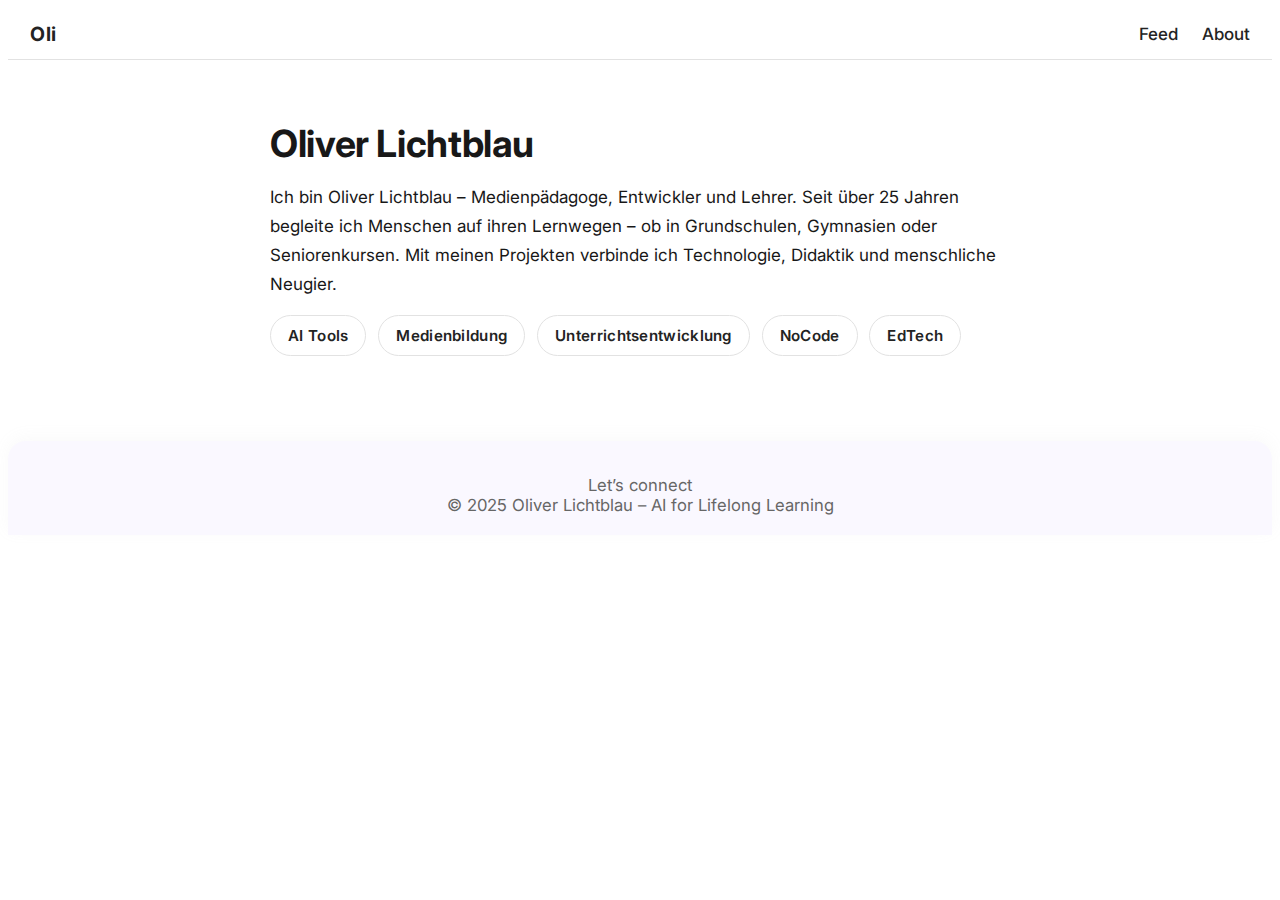
<file: about.html>
<!DOCTYPE html>
<html lang="de">
<head>
  <meta charset="UTF-8" />
  <meta name="viewport" content="width=device-width, initial-scale=1.0" />
  <title>About – Oli</title>
  <link rel="stylesheet" href="/style.css" />
  <link href="https://fonts.googleapis.com/css2?family=Inter:wght@400;600;700&display=swap" rel="stylesheet">
</head>
<body>
  <nav class="nav">
    <a href="index.html" class="logo">Oli</a>
    <div class="nav-links">
      <a href="feed.html">Feed</a>
      <a href="about.html">About</a>
    </div>
  </nav>
  <main>
    <section class="about">
      <div class="about-photo placeholder"></div>
      <div class="about-bio">
        <h1>Oliver Lichtblau</h1>
        <p>Ich bin Oliver Lichtblau – Medienpädagoge, Entwickler und Lehrer. Seit über 25 Jahren begleite ich Menschen auf ihren Lernwegen – ob in Grundschulen, Gymnasien oder Seniorenkursen. Mit meinen Projekten verbinde ich Technologie, Didaktik und menschliche Neugier.</p>
        <ul class="skills">
          <li>AI Tools</li>
          <li>Medienbildung</li>
          <li>Unterrichtsentwicklung</li>
          <li>NoCode</li>
          <li>EdTech</li>
        </ul>
      </div>
    </section>
  </main>
  <footer>
    <div class="footer-links">Let’s connect
      <a href="#" class="icon linkedin" aria-label="LinkedIn"></a>
      <a href="#" class="icon github" aria-label="GitHub"></a>
      <a href="mailto:oli@example.com" class="icon mail" aria-label="Mail"></a>
    </div>
    <div class="copyright">© 2025 Oliver Lichtblau – AI for Lifelong Learning</div>
  </footer>
  <script src="/main.js"></script>
</body>
</html>
</file>
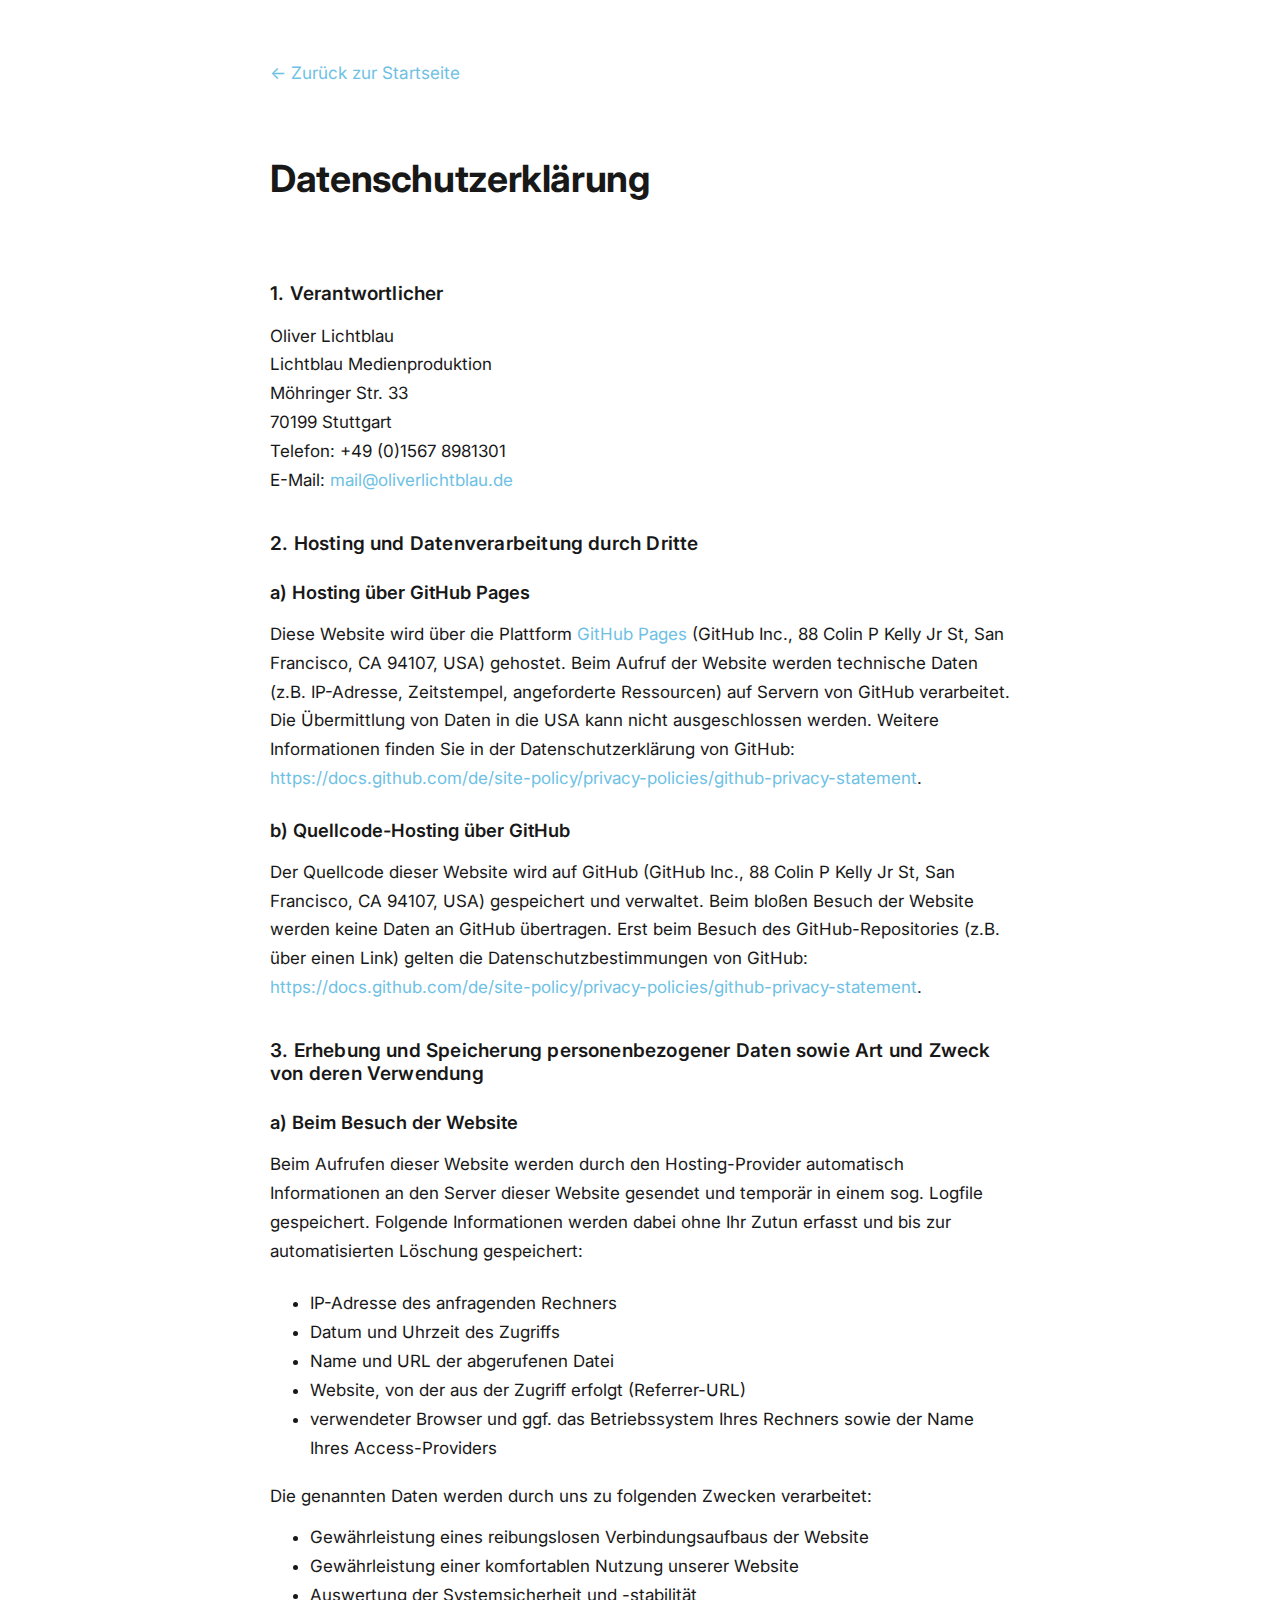
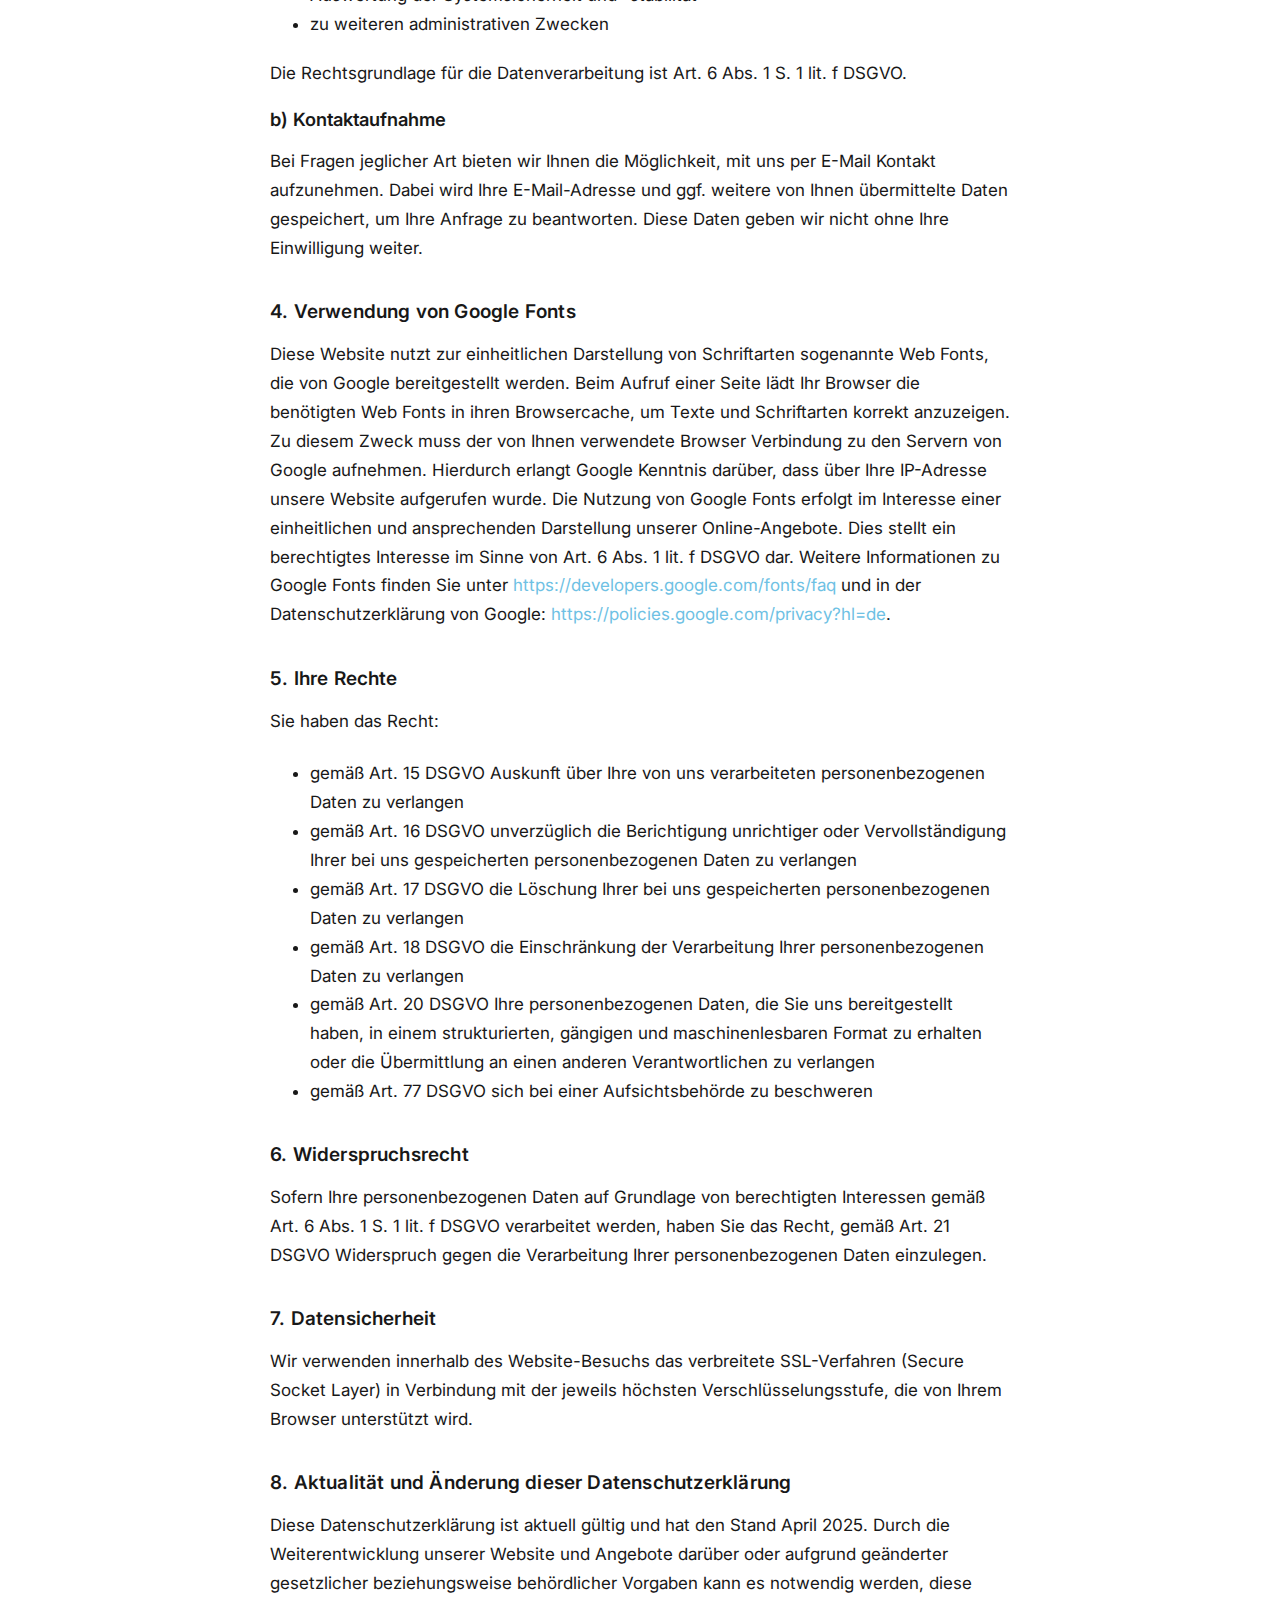
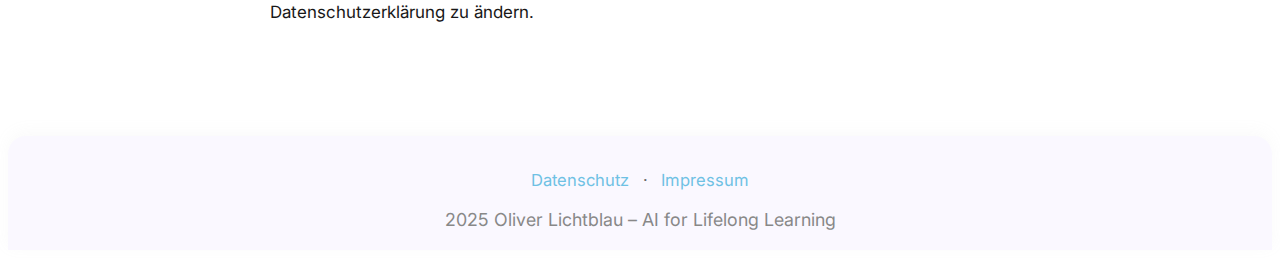
<file: datenschutz.html>
<!DOCTYPE html>
<html lang="de">
<head>
  <meta charset="UTF-8" />
  <meta name="viewport" content="width=device-width, initial-scale=1.0" />
  <title>Datenschutzerklärung – Oliver Lichtblau</title>
  <link rel="stylesheet" href="style.css" />
  <link href="https://fonts.googleapis.com/css2?family=Inter:wght@400;600;700&display=swap" rel="stylesheet">
</head>
<body>
  <main class="datenschutz-main">
    <a href="index.html" class="back-to-home">← Zurück zur Startseite</a>
    <h1>Datenschutzerklärung</h1>
    <section class="datenschutz-section">
      <h2>1. Verantwortlicher</h2>
      <p>
        Oliver Lichtblau<br>
        Lichtblau Medienproduktion<br>
        Möhringer Str. 33<br>
        70199 Stuttgart<br>
        Telefon: +49 (0)1567 8981301<br>
        E-Mail: <a href="mailto:mail@oliverlichtblau.de">mail@oliverlichtblau.de</a>
      </p>
      <h2>2. Hosting und Datenverarbeitung durch Dritte</h2>
      <h3>a) Hosting über GitHub Pages</h3>
      <p>
        Diese Website wird über die Plattform <a href="https://pages.github.com/" target="_blank" rel="noopener">GitHub Pages</a> (GitHub Inc., 88 Colin P Kelly Jr St, San Francisco, CA 94107, USA) gehostet. Beim Aufruf der Website werden technische Daten (z.B. IP-Adresse, Zeitstempel, angeforderte Ressourcen) auf Servern von GitHub verarbeitet. Die Übermittlung von Daten in die USA kann nicht ausgeschlossen werden. Weitere Informationen finden Sie in der Datenschutzerklärung von GitHub: <a href="https://docs.github.com/de/site-policy/privacy-policies/github-privacy-statement" target="_blank" rel="noopener">https://docs.github.com/de/site-policy/privacy-policies/github-privacy-statement</a>.
      </p>
      <h3>b) Quellcode-Hosting über GitHub</h3>
      <p>
        Der Quellcode dieser Website wird auf GitHub (GitHub Inc., 88 Colin P Kelly Jr St, San Francisco, CA 94107, USA) gespeichert und verwaltet. Beim bloßen Besuch der Website werden keine Daten an GitHub übertragen. Erst beim Besuch des GitHub-Repositories (z.B. über einen Link) gelten die Datenschutzbestimmungen von GitHub: <a href="https://docs.github.com/de/site-policy/privacy-policies/github-privacy-statement" target="_blank" rel="noopener">https://docs.github.com/de/site-policy/privacy-policies/github-privacy-statement</a>.
      </p>
      <h2>3. Erhebung und Speicherung personenbezogener Daten sowie Art und Zweck von deren Verwendung</h2>
      <h3>a) Beim Besuch der Website</h3>
      <p>
        Beim Aufrufen dieser Website werden durch den Hosting-Provider automatisch Informationen an den Server dieser Website gesendet und temporär in einem sog. Logfile gespeichert. Folgende Informationen werden dabei ohne Ihr Zutun erfasst und bis zur automatisierten Löschung gespeichert:
        <ul>
          <li>IP-Adresse des anfragenden Rechners</li>
          <li>Datum und Uhrzeit des Zugriffs</li>
          <li>Name und URL der abgerufenen Datei</li>
          <li>Website, von der aus der Zugriff erfolgt (Referrer-URL)</li>
          <li>verwendeter Browser und ggf. das Betriebssystem Ihres Rechners sowie der Name Ihres Access-Providers</li>
        </ul>
        Die genannten Daten werden durch uns zu folgenden Zwecken verarbeitet:
        <ul>
          <li>Gewährleistung eines reibungslosen Verbindungsaufbaus der Website</li>
          <li>Gewährleistung einer komfortablen Nutzung unserer Website</li>
          <li>Auswertung der Systemsicherheit und -stabilität</li>
          <li>zu weiteren administrativen Zwecken</li>
        </ul>
        Die Rechtsgrundlage für die Datenverarbeitung ist Art. 6 Abs. 1 S. 1 lit. f DSGVO.
      </p>
      <h3>b) Kontaktaufnahme</h3>
      <p>
        Bei Fragen jeglicher Art bieten wir Ihnen die Möglichkeit, mit uns per E-Mail Kontakt aufzunehmen. Dabei wird Ihre E-Mail-Adresse und ggf. weitere von Ihnen übermittelte Daten gespeichert, um Ihre Anfrage zu beantworten. Diese Daten geben wir nicht ohne Ihre Einwilligung weiter.
      </p>
      <h2>4. Verwendung von Google Fonts</h2>
      <p>
        Diese Website nutzt zur einheitlichen Darstellung von Schriftarten sogenannte Web Fonts, die von Google bereitgestellt werden. Beim Aufruf einer Seite lädt Ihr Browser die benötigten Web Fonts in ihren Browsercache, um Texte und Schriftarten korrekt anzuzeigen. Zu diesem Zweck muss der von Ihnen verwendete Browser Verbindung zu den Servern von Google aufnehmen. Hierdurch erlangt Google Kenntnis darüber, dass über Ihre IP-Adresse unsere Website aufgerufen wurde. Die Nutzung von Google Fonts erfolgt im Interesse einer einheitlichen und ansprechenden Darstellung unserer Online-Angebote. Dies stellt ein berechtigtes Interesse im Sinne von Art. 6 Abs. 1 lit. f DSGVO dar. Weitere Informationen zu Google Fonts finden Sie unter <a href="https://developers.google.com/fonts/faq" target="_blank" rel="noopener">https://developers.google.com/fonts/faq</a> und in der Datenschutzerklärung von Google: <a href="https://policies.google.com/privacy?hl=de" target="_blank" rel="noopener">https://policies.google.com/privacy?hl=de</a>.
      </p>
      <h2>5. Ihre Rechte</h2>
      <p>
        Sie haben das Recht:
        <ul>
          <li>gemäß Art. 15 DSGVO Auskunft über Ihre von uns verarbeiteten personenbezogenen Daten zu verlangen</li>
          <li>gemäß Art. 16 DSGVO unverzüglich die Berichtigung unrichtiger oder Vervollständigung Ihrer bei uns gespeicherten personenbezogenen Daten zu verlangen</li>
          <li>gemäß Art. 17 DSGVO die Löschung Ihrer bei uns gespeicherten personenbezogenen Daten zu verlangen</li>
          <li>gemäß Art. 18 DSGVO die Einschränkung der Verarbeitung Ihrer personenbezogenen Daten zu verlangen</li>
          <li>gemäß Art. 20 DSGVO Ihre personenbezogenen Daten, die Sie uns bereitgestellt haben, in einem strukturierten, gängigen und maschinenlesbaren Format zu erhalten oder die Übermittlung an einen anderen Verantwortlichen zu verlangen</li>
          <li>gemäß Art. 77 DSGVO sich bei einer Aufsichtsbehörde zu beschweren</li>
        </ul>
      </p>
      <h2>6. Widerspruchsrecht</h2>
      <p>
        Sofern Ihre personenbezogenen Daten auf Grundlage von berechtigten Interessen gemäß Art. 6 Abs. 1 S. 1 lit. f DSGVO verarbeitet werden, haben Sie das Recht, gemäß Art. 21 DSGVO Widerspruch gegen die Verarbeitung Ihrer personenbezogenen Daten einzulegen.
      </p>
      <h2>7. Datensicherheit</h2>
      <p>
        Wir verwenden innerhalb des Website-Besuchs das verbreitete SSL-Verfahren (Secure Socket Layer) in Verbindung mit der jeweils höchsten Verschlüsselungsstufe, die von Ihrem Browser unterstützt wird.
      </p>
      <h2>8. Aktualität und Änderung dieser Datenschutzerklärung</h2>
      <p>
        Diese Datenschutzerklärung ist aktuell gültig und hat den Stand April 2025. Durch die Weiterentwicklung unserer Website und Angebote darüber oder aufgrund geänderter gesetzlicher beziehungsweise behördlicher Vorgaben kann es notwendig werden, diese Datenschutzerklärung zu ändern.
      </p>
    </section>
  </main>
  <footer>
    <nav class="footer-nav">
      <a href="datenschutz.html" class="footer-link">Datenschutz</a>
      <span class="footer-sep">·</span>
      <a href="impressum.html" class="footer-link">Impressum</a>
    </nav>
    <div class="footer-copyright">
      2025 Oliver Lichtblau – AI for Lifelong Learning
    </div>
  </footer>
</body>
</html>
</file>
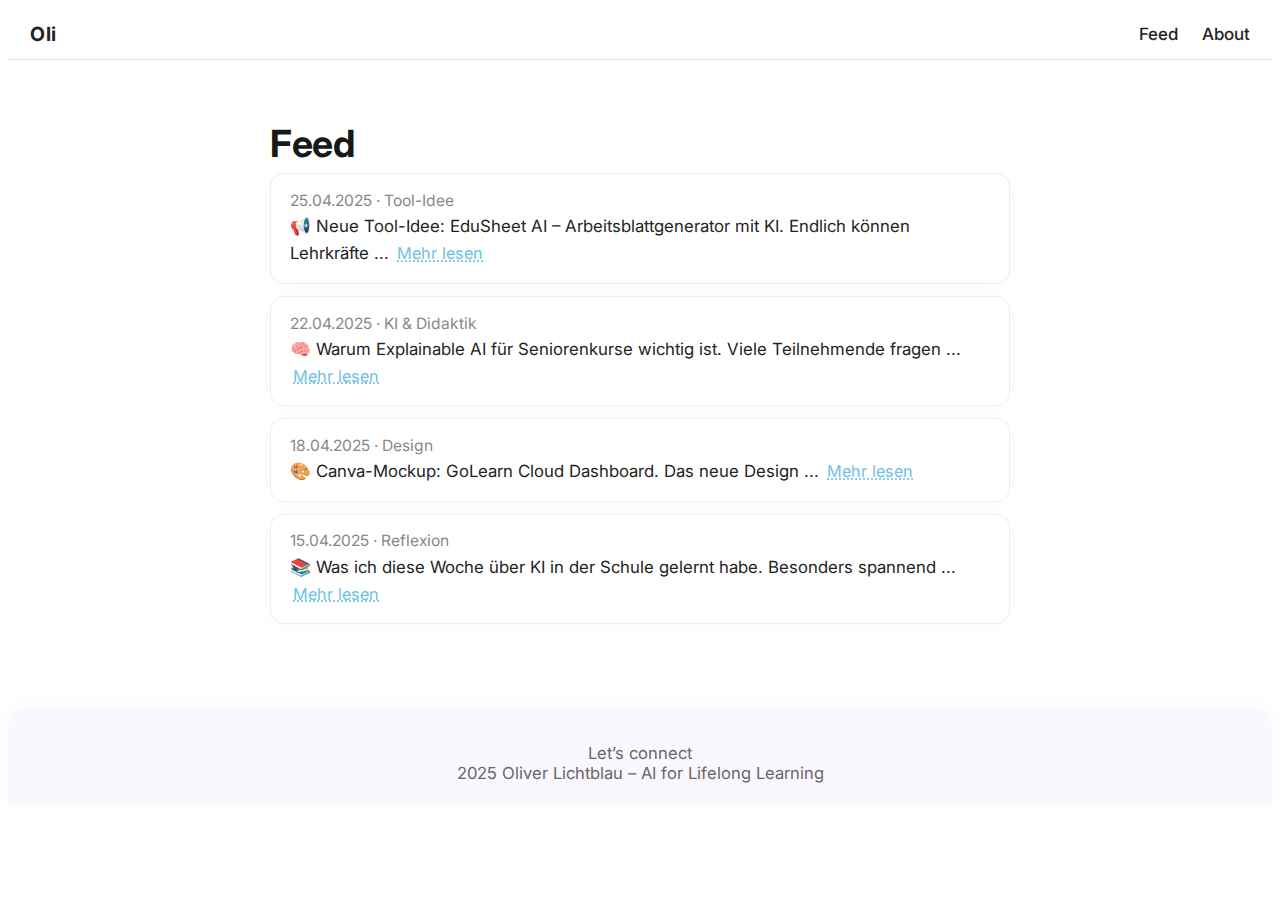
<file: feed.html>
<!DOCTYPE html>
<html lang="de">
<head>
  <meta charset="UTF-8" />
  <meta name="viewport" content="width=device-width, initial-scale=1.0" />
  <title>Feed – Oli</title>
  <link rel="stylesheet" href="/style.css" />
  <link href="https://fonts.googleapis.com/css2?family=Inter:wght@400;600;700&display=swap" rel="stylesheet">
</head>
<body>
  <nav class="nav">
    <a href="index.html" class="logo">Oli</a>
    <div class="nav-links">
      <a href="feed.html">Feed</a>
      <a href="about.html">About</a>
    </div>
  </nav>
  <main>
    <section class="feed">
      <h1>Feed</h1>
      <div class="feed-list">
        <div class="feed-card" data-feed-id="1">
          <div class="feed-meta"><span class="feed-date">25.04.2025</span> · <span class="feed-cat">Tool-Idee</span></div>
          <div class="feed-content">📢 Neue Tool-Idee: EduSheet AI – Arbeitsblattgenerator mit KI. Endlich können Lehrkräfte ... <span class="feed-readmore">Mehr lesen</span></div>
        </div>
        <div class="feed-card" data-feed-id="2">
          <div class="feed-meta"><span class="feed-date">22.04.2025</span> · <span class="feed-cat">KI & Didaktik</span></div>
          <div class="feed-content">🧠 Warum Explainable AI für Seniorenkurse wichtig ist. Viele Teilnehmende fragen ... <span class="feed-readmore">Mehr lesen</span></div>
        </div>
        <div class="feed-card" data-feed-id="3">
          <div class="feed-meta"><span class="feed-date">18.04.2025</span> · <span class="feed-cat">Design</span></div>
          <div class="feed-content">🎨 Canva-Mockup: GoLearn Cloud Dashboard. Das neue Design ... <span class="feed-readmore">Mehr lesen</span></div>
        </div>
        <div class="feed-card" data-feed-id="4">
          <div class="feed-meta"><span class="feed-date">15.04.2025</span> · <span class="feed-cat">Reflexion</span></div>
          <div class="feed-content">📚 Was ich diese Woche über KI in der Schule gelernt habe. Besonders spannend ... <span class="feed-readmore">Mehr lesen</span></div>
        </div>
      </div>
      <div id="feed-modal" class="feed-modal">
        <div class="feed-modal-content">
          <span class="feed-modal-close" id="feed-modal-close">&times;</span>
          <div id="feed-modal-body"></div>
        </div>
      </div>
    </section>
  </main>
  <footer>
    <div class="footer-links">Let’s connect
      <a href="#" class="icon linkedin" aria-label="LinkedIn"></a>
      <a href="#" class="icon github" aria-label="GitHub"></a>
      <a href="mailto:oli@example.com" class="icon mail" aria-label="Mail"></a>
    </div>
    <div class="copyright"> 2025 Oliver Lichtblau – AI for Lifelong Learning</div>
  </footer>
  <script src="/main.js"></script>
  <script src="/feed-modal.js"></script>
</body>
</html>
</file>
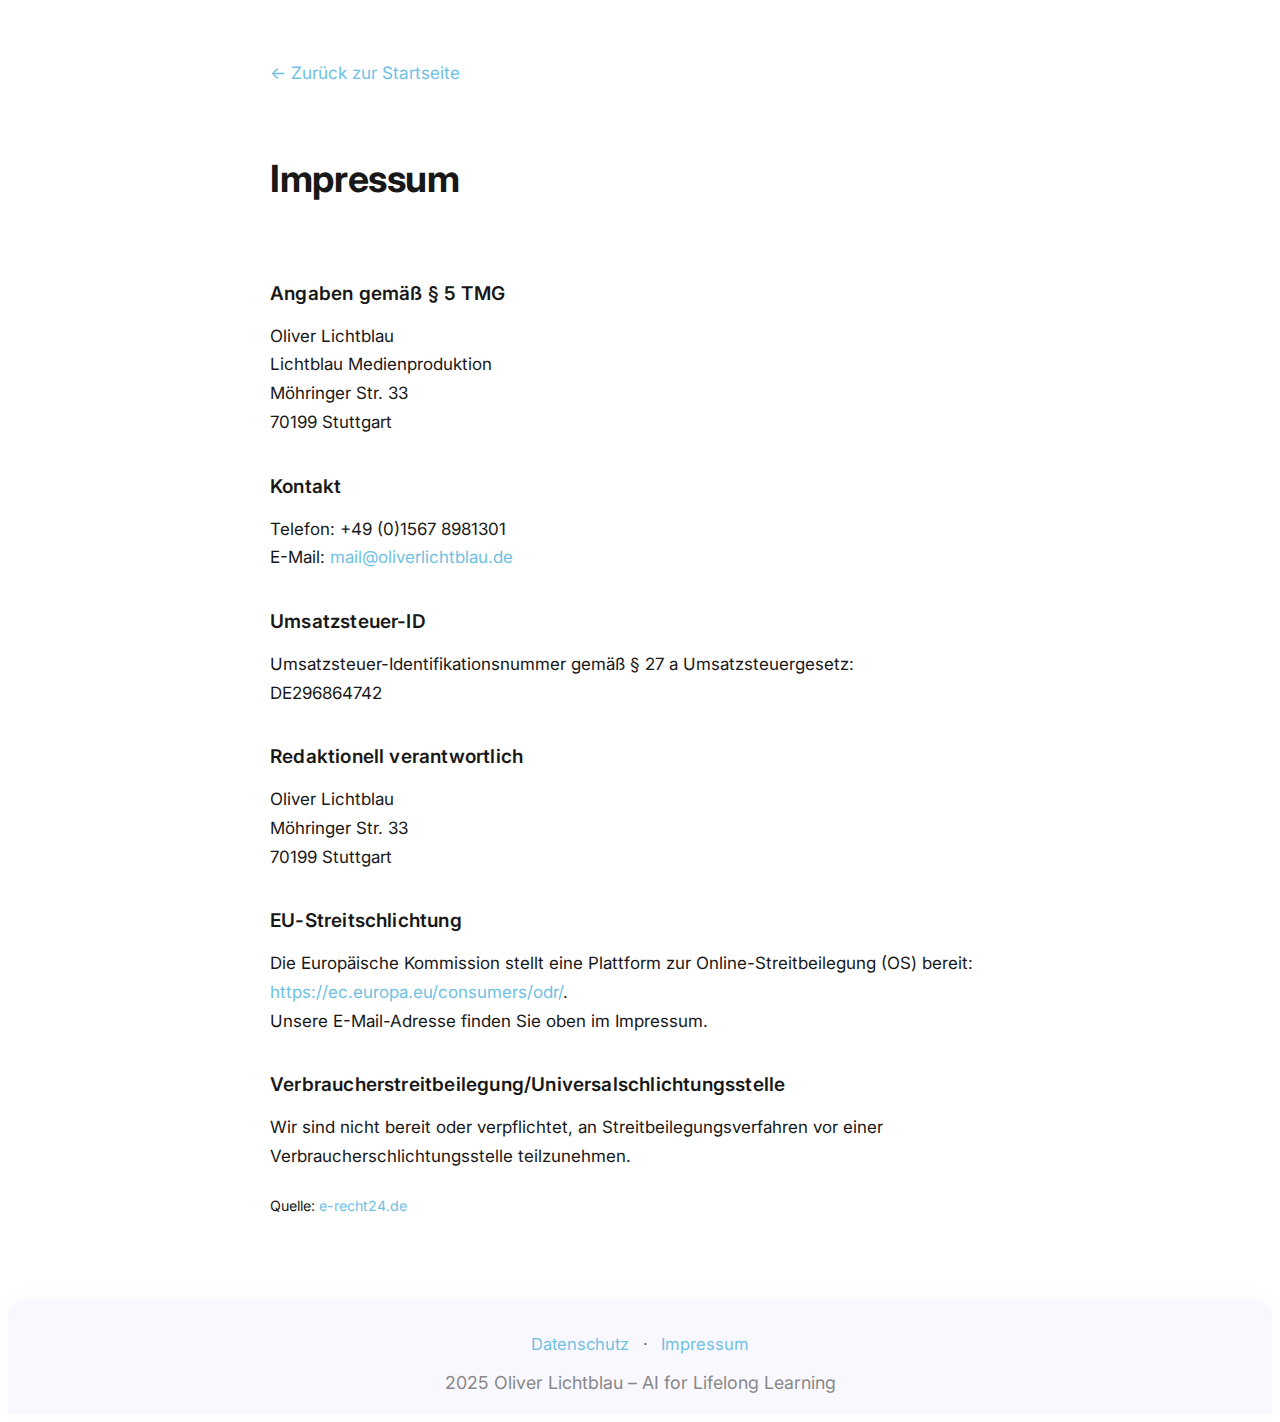
<file: impressum.html>
<!DOCTYPE html>
<html lang="de">
<head>
  <meta charset="UTF-8" />
  <meta name="viewport" content="width=device-width, initial-scale=1.0" />
  <title>Impressum – Oliver Lichtblau</title>
  <link rel="stylesheet" href="/style.css" />
  <link href="https://fonts.googleapis.com/css2?family=Inter:wght@400;600;700&display=swap" rel="stylesheet">
</head>
<body>
  <main class="impressum-main">
    <a href="index.html" class="back-to-home">← Zurück zur Startseite</a>
    <h1>Impressum</h1>
    <section class="impressum-section">
      <h2>Angaben gemäß § 5 TMG</h2>
      <p>
        Oliver Lichtblau<br>
        Lichtblau Medienproduktion<br>
        Möhringer Str. 33<br>
        70199 Stuttgart
      </p>
      <h2>Kontakt</h2>
      <p>
        Telefon: +49 (0)1567 8981301<br>
        E-Mail: <a href="mailto:mail@oliverlichtblau.de">mail@oliverlichtblau.de</a>
      </p>
      <h2>Umsatzsteuer-ID</h2>
      <p>
        Umsatzsteuer-Identifikationsnummer gemäß § 27 a Umsatzsteuergesetz:<br>
        DE296864742
      </p>
      <h2>Redaktionell verantwortlich</h2>
      <p>
        Oliver Lichtblau<br>
        Möhringer Str. 33<br>
        70199 Stuttgart
      </p>
      <h2>EU-Streitschlichtung</h2>
      <p>
        Die Europäische Kommission stellt eine Plattform zur Online-Streitbeilegung (OS) bereit:<br>
        <a href="https://ec.europa.eu/consumers/odr/" target="_blank" rel="noopener">https://ec.europa.eu/consumers/odr/</a>.<br>
        Unsere E-Mail-Adresse finden Sie oben im Impressum.
      </p>
      <h2>Verbraucherstreitbeilegung/Universalschlichtungsstelle</h2>
      <p>
        Wir sind nicht bereit oder verpflichtet, an Streitbeilegungsverfahren vor einer Verbraucherschlichtungsstelle teilzunehmen.
      </p>
      <div class="impressum-source">
        <small>Quelle: <a href="https://www.e-recht24.de/impressum-generator.html" target="_blank" rel="noopener">e-recht24.de</a></small>
      </div>
    </section>
  </main>
  <footer>
    <nav class="footer-nav">
      <a href="datenschutz.html" class="footer-link">Datenschutz</a>
      <span class="footer-sep">·</span>
      <a href="impressum.html" class="footer-link">Impressum</a>
    </nav>
    <div class="footer-copyright">
      2025 Oliver Lichtblau – AI for Lifelong Learning
    </div>
  </footer>
</body>
</html>
</file>
<file: style.css>
/* style.css – Minimalistisches, modernes Design für Oli AI Portfolio */

@import url('https://fonts.googleapis.com/css2?family=Inter:wght@400;600;700&display=swap');

:root {
  --accent: #bbb;
  --accent-light: #f7f7f7;
  --text: #181818;
  --bg: #fff;
  --radius: 18px;
  --shadow: 0 2px 12px 0 rgba(180,180,180,0.06);
}

html, body {
  font-family: 'Inter', 'SF Pro Display', 'Roboto', 'Arial', sans-serif;
  font-size: 17px;
  background: var(--bg);
  color: var(--text);
  scroll-behavior: smooth;
}

h1, .main-title {
  font-size: 2.2rem;
  font-weight: 700;
  letter-spacing: -0.01em;
  margin-bottom: 0.2em;
}
h2, .subtitle {
  font-size: 1.3rem;
  font-weight: 600;
  margin-bottom: 0.2em;
}
h3 {
  font-size: 1.08rem;
  font-weight: 600;
  margin-bottom: 0.2em;
}
p, li, .feed-content, .about-desc {
  font-size: 1rem;
  font-weight: 400;
  line-height: 1.7;
}
.meta, .secondary, .about-location, .feed-meta {
  color: #888;
  font-size: 0.95rem;
  font-weight: 400;
}
.logo {
  font-weight: 700;
  font-size: 1.15rem;
  color: #232323;
  text-decoration: none;
  letter-spacing: 0.5px;
}
.nav-links a {
  margin-left: 1.1rem;
  color: #232323;
  text-decoration: none;
  font-weight: 500;
  font-size: 1rem;
  transition: color .2s;
}
.nav-links a:hover {
  color: #666;
}

main {
  max-width: 740px;
  margin: 0 auto;
  padding: 2.1rem 0.7rem 2rem 0.7rem;
  display: flex;
  flex-direction: column;
  gap: 2.1rem;
}

.nav {
  display: flex;
  justify-content: space-between;
  align-items: center;
  padding: 0.8rem 1.3rem 0.8rem 1.3rem;
  background: var(--bg);
  box-shadow: none;
  border-bottom: 1px solid #e2e2e2;
  position: sticky;
  top: 0;
  z-index: 10;
}

.intro {
  display: flex;
  flex-direction: column;
  align-items: flex-start;
  gap: 1.2rem;
  margin-bottom: 1.5rem;
}

.cta {
  background: #bbb;
  color: #fff;
  border: none;
  border-radius: var(--radius);
  font-size: 1rem;
  font-weight: 600;
  padding: 0.7rem 1.6rem;
  cursor: pointer;
  box-shadow: var(--shadow);
  transition: background .2s;
}
.cta:hover {
  background: #999;
}

.manifest {
  display: flex;
  flex-direction: column;
  gap: 1.4rem;
}
.manifest-block {
  background: #f7f7f7;
  border-radius: var(--radius);
  box-shadow: var(--shadow);
  padding: 1.2rem 1.4rem;
  font-size: 0.94rem;
  line-height: 1.6;
  color: #232323;
  opacity: 0;
  transform: translateY(30px);
  transition: opacity .8s, transform .8s;
}
.manifest-block.visible {
  opacity: 1;
  transform: translateY(0);
}

.playground {
  margin-top: 2rem;
  margin-bottom: 3.3rem;
}
.playground h2 {
  font-size: 1.08rem;
  font-weight: 600;
  color: #232323;
  margin-bottom: 0.7rem;
  letter-spacing: 0.01em;
}
.tool-cards {
  display: flex;
  flex-wrap: wrap;
  gap: 1rem;
  margin-top: 1rem;
}
.tool-card {
  background: #fff;
  border: 1.5px dashed #e2e2e2;
  border-radius: var(--radius);
  padding: 1.1rem 1.4rem;
  min-width: 130px;
  text-align: center;
  color: #232323;
  font-weight: 600;
  opacity: 0.7;
  font-size: 0.94rem;
  line-height: 1.6;
  color: #232323;
}

.feed-section-title, .feed-section h1, .feed-section h2, .feed-section .main-title {
  font-size: 1.3rem !important;
  font-weight: 700 !important;
  color: #181818;
  margin-bottom: 0.7rem;
  letter-spacing: 0.01em;
  text-transform: none;
  background: none;
  border: none;
  box-shadow: none;
}
.feed-list {
  display: flex;
  flex-direction: column;
  gap: 0.7rem;
  margin-top: 0.2rem;
}
.feed-card {
  background: #fff;
  border-radius: 14px;
  box-shadow: 0 2px 12px 0 rgba(180,180,180,0.05);
  padding: 0.98rem 1.12rem 0.92rem 1.12rem;
  border: 1px solid #ececec;
  margin: 0;
  font-size: 0.98rem;
  transition: box-shadow 0.16s, background 0.16s, transform 0.13s;
}
.feed-card:hover {
  background: #f7f7f7;
  box-shadow: 0 8px 32px 0 rgba(100,100,130,0.10), 0 1.5px 6px 0 rgba(180,180,180,0.10);
  transform: translateY(-2px) scale(1.012);
}
.feed-title {
  font-size: 1.06rem;
  font-weight: 500;
  color: #181818;
  margin-bottom: 0.07em;
  line-height: 1.22;
  letter-spacing: 0.01em;
}
.feed-content {
  font-size: 0.99rem;
  font-weight: 400;
  color: #232323;
  line-height: 1.6;
}
.feed-meta {
  font-size: 0.92rem;
  color: #888;
  font-weight: 400;
  margin-bottom: 0.22em;
}
.feed-readmore {
  color: #6ec1e4;
  font-size: 0.97em;
  font-family: 'Inter', Arial, Helvetica, sans-serif;
  font-weight: 400;
  margin-left: 0.2em;
  text-decoration: underline dotted;
  cursor: pointer;
}

.about.about-main.about-horizontal {
  display: flex;
  flex-direction: row;
  align-items: flex-start;
  justify-content: space-between;
  gap: 2.5rem;
  margin-top: 2.2rem;
  margin-bottom: 1.5rem;
}
.about-left {
  flex: 1 1 0;
  min-width: 0;
  display: flex;
  flex-direction: column;
  align-items: flex-start;
  justify-content: flex-start;
}
.about-header-row {
  display: flex;
  align-items: center;
  gap: 0.7rem;
  margin-bottom: 0.25rem;
}
.about-header-row h1 {
  font-family: 'Inter', Arial, Helvetica, sans-serif;
  font-weight: 700;
  font-size: 1.38rem;
  margin: 0;
  margin-bottom: 0;
  color: #181818;
  letter-spacing: 0.01em;
}
.about-location-row {
  margin-top: 0.15rem;
  margin-bottom: 0.1rem;
}
.about-location {
  font-size: 0.89rem;
  color: #888;
  font-weight: 400;
  background: none;
  border: none;
  padding: 0;
  box-shadow: none;
  display: flex;
  align-items: center;
  gap: 0.38em;
  letter-spacing: 0.01em;
}
.about-location-icon {
  font-size: 1.1em;
  margin-right: 0.18em;
  opacity: 0.8;
}
.about-desc {
  font-size: 0.93rem;
  font-weight: 400;
  line-height: 1.7;
  margin-bottom: 1.5rem;
  margin-top: 0.7rem;
  color: #232323;
}
.about-right {
  flex: none;
  display: flex;
  align-items: flex-start;
  justify-content: flex-end;
}
.about-photo.profile-pic.mobile-only { display: none; }
.about-photo.profile-pic.desktop-only {
  width: 68px;
  height: 68px;
  min-width: 68px;
  min-height: 68px;
  border-radius: 50%;
  object-fit: cover;
  box-shadow: 0 2px 12px 0 rgba(180,180,180,0.10);
  border: none;
  background: #f7f7f7;
  display: block;
  position: relative;
}

@media (max-width: 600px) {
  .about.about-main.about-horizontal {
    flex-direction: column;
    align-items: flex-start;
    gap: 1.2rem;
  }
  .about-right {
    align-items: flex-start;
    justify-content: flex-start;
    margin-top: 0.6rem;
  }
  .about-photo.profile-pic.mobile-only {
    display: block;
    margin: 0 auto 1.3rem auto;
    width: 96px;
    height: 96px;
    min-width: 96px;
    min-height: 96px;
    border-radius: 50%;
    object-fit: cover;
    box-shadow: 0 2px 12px 0 rgba(180,180,180,0.10);
    border: none;
    background: #f7f7f7;
  }
  .about-photo.profile-pic.desktop-only {
    display: none !important;
  }
}

.about-left, .about-main {
  align-items: stretch;
}

.linktree {
  margin-top: 2.1rem;
  display: flex;
  flex-direction: column;
  gap: 1.1rem;
  width: 100%;
  max-width: none;
  align-items: stretch;
}
.linktree-item {
  width: 100%;
  box-sizing: border-box;
  display: flex;
  align-items: center;
  width: 100%;
  background: #fff;
  border-radius: var(--radius);
  box-shadow: 0 6px 32px 0 rgba(100,100,130,0.13), 0 1.5px 6px 0 rgba(180,180,180,0.12);
  padding: 1.18rem 1.3rem 1.18rem 1.3rem;
  text-decoration: none;
  color: #181818;
  transition: box-shadow .25s cubic-bezier(.4,1.3,.7,1), background .18s, transform .23s cubic-bezier(.4,1.3,.7,1);
  border: 1.2px solid #ececec;
  gap: 1.1rem;
  opacity: 0;
  transform: translateY(32px) scale(.98);
  animation: linktree-fadein 0.85s cubic-bezier(.4,1.3,.7,1) forwards;
}
.linktree-item:nth-child(2) { animation-delay: 0.10s; }
.linktree-item:nth-child(3) { animation-delay: 0.20s; }
@keyframes linktree-fadein {
  to {
    opacity: 1;
    transform: translateY(0) scale(1);
  }
}
.linktree-item:hover {
  background: #f7f7f7;
  box-shadow: 0 12px 40px 0 rgba(100,100,130,0.19), 0 2.5px 10px 0 rgba(180,180,180,0.16);
  transform: translateY(-2px) scale(1.018);
}
.linktree-icon {
  flex-shrink: 0;
  width: 32px;
  height: 32px;
  display: flex;
  align-items: center;
  justify-content: center;
  margin-right: 0.5rem;
}
.linktree-title {
  font-weight: 600;
  font-size: 1.01rem;
  color: #181818;
}
.linktree-desc {
  display: block;
  font-size: 0.93rem;
  color: #888;
  font-weight: 400;
  margin-top: 0.1rem;
}
.linktree-content {
  display: flex;
  flex-direction: column;
  gap: 0.05rem;
}
.linktree-arrow {
  margin-left: auto;
  font-size: 1.5rem;
  color: #bbb;
  opacity: 0.7;
  transition: color .18s;
}
.linktree-item:hover .linktree-arrow {
  color: #888;
}
@media (max-width: 600px) {
  .linktree-item {
    padding: 0.92rem 0.7rem 0.92rem 0.7rem;
    font-size: 0.98rem;
  }
  .linktree-title {
    font-size: 0.97rem;
  }
  .linktree-desc {
    font-size: 0.89rem;
  }
}

.back-to-home {
  display: inline-block;
  margin: 1.1rem 0 0.7rem 0;
  font-size: 1.01rem;
  color: #6ec1e4;
  text-decoration: none;
  background: none;
  border: none;
  cursor: pointer;
  transition: color 0.18s;
}
.back-to-home:hover {
  color: #222;
  text-decoration: underline;
}

footer {
  margin-top: 3rem;
  padding: 2rem 1.2rem 1.2rem 1.2rem;
  background: #faf8ff;
  border-radius: var(--radius) var(--radius) 0 0;
  box-shadow: 0 -4px 16px 0 rgba(180,180,180,0.07);
  text-align: center;
  color: #666;
  font-size: 0.98rem;
}
.footer-nav {
  display: flex;
  justify-content: center;
  align-items: center;
  gap: 0.8rem;
  margin-bottom: 1.1rem;
  font-weight: 400;
}
.footer-link, .footer-nav, .footer-copyright {
  font-weight: 400;
}
.footer-copyright {
  text-align: center;
  margin-top: 0.4rem;
  color: #888;
  font-size: 1.05rem;
  font-weight: 400;
}

a, .footer-link, .impressum-section a, .datenschutz-section a {
  color: #6ec1e4;
  text-decoration: none;
  transition: color 0.18s;
}
a:hover, .footer-link:hover, .impressum-section a:hover, .datenschutz-section a:hover {
  color: #222;
  text-decoration: underline;
}

.impressum-section p,
.datenschutz-section p,
.impressum-section ul,
.datenschutz-section ul {
  margin-bottom: 1.4rem;
}
.impressum-section h2,
.datenschutz-section h2 {
  margin-top: 2.2rem;
  margin-bottom: 0.7rem;
}
.impressum-section h3,
.datenschutz-section h3 {
  margin-top: 1.5rem;
  margin-bottom: 0.5rem;
}

/* Mobile first */
@media (max-width: 600px) {
  main {
    padding: 1.2rem 1.2rem 1.5rem 1.2rem;
  }
  .nav {
    padding: 1rem 0.6rem 1rem 0.6rem;
  }
  .intro h1 {
    font-size: 1.25rem;
  }
  .manifest-block, .feed-card {
    padding: 0.9rem 0.7rem;
  }
  .about.about-main {
    flex-direction: column;
    gap: 1.2rem;
    align-items: center;
  }
  .about-photo.profile-pic {
    width: 72px;
    height: 72px;
    min-width: 72px;
    min-height: 72px;
    margin-bottom: 0.7rem;
  }
  .about-bio {
    text-align: center;
  }
  .datenschutz-section h1,
  .impressum-section h1 {
    font-size: 1.4rem;
    word-break: break-word;
  }
  main h1 {
    font-size: 1.5rem;
  }
}

main h2, .manifest h2, .playground h2, .feed h2 {
  font-weight: 600;
  font-size: 1.12rem;
  margin-bottom: 0.7rem;
  color: #181818;
  letter-spacing: 0.01em;
}

.feed-modal {
  display: none;
  position: fixed;
  z-index: 10000;
  left: 0; top: 0; width: 100vw; height: 100vh;
  background: rgba(30, 30, 40, 0.38);
  align-items: center;
  justify-content: center;
  /* Kein backdrop-filter, kein Blur mehr! */
}
body.modal-open > * {
  filter: none !important;
  pointer-events: auto !important;
  user-select: auto !important;
}

.feed-modal-content {
  background: #fff;
  border-radius: 18px;
  box-shadow: 0 12px 48px 0 rgba(80,80,120,0.18);
  padding: 2.1rem 2.3rem 1.6rem 2.3rem;
  max-width: 420px;
  width: 92vw;
  max-height: 82vh;
  overflow-y: auto;
  position: relative;
  animation: modal-fadein 0.23s cubic-bezier(.4,1.3,.7,1);
}
.feed-modal-close {
  position: absolute;
  top: 1.1rem;
  right: 1.3rem;
  font-size: 2.1rem;
  color: #bbb;
  cursor: pointer;
  transition: color 0.18s;
  font-weight: 400;
  z-index: 10;
}
.feed-modal-close:hover {
  color: #181818;
}
body.modal-open {
  overflow: hidden;
}
body.modal-open #feed-modal {
  filter: none !important;
  pointer-events: auto !important;
  user-select: auto !important;
}
body.modal-open #feed-modal, body.modal-open .feed-modal {
  z-index: 10001 !important;
}
body.modal-open > *:not(#feed-modal):not(script):not(style) {
  filter: none !important;
  pointer-events: auto !important;
  user-select: auto !important;
}

@keyframes modal-fadein {
  from { opacity: 0; transform: translateY(30px) scale(.97); }
  to { opacity: 1; transform: translateY(0) scale(1); }
}

.skills {
  display: flex;
  flex-wrap: wrap;
  gap: 0.7rem;
  justify-content: flex-start;
  margin: 0;
  padding: 0;
  list-style: none;
  margin-top: 0.5rem;
}
.skills li {
  background: none;
  color: #232323;
  font-weight: 600;
  border: 1.3px solid #e2e2e2;
  padding: 0.38rem 1.0rem;
  border-radius: 1.6rem;
  font-size: 0.89rem;
  letter-spacing: 0.02em;
  box-shadow: none;
  margin: 0;
  transition: background .2s, color .2s;
}
.skills li:hover {
  background: #f7f7f7;
  color: #232323;
}

@media (min-width: 601px) {
  .about-photo.profile-pic.desktop-only {
    width: 112px;
    height: 112px;
    min-width: 112px;
    min-height: 112px;
    margin-left: 2.5rem;
    margin-right: 0;
    box-shadow: 0 4px 24px 0 rgba(180,180,180,0.13);
    transition: width 0.18s, height 0.18s, box-shadow 0.18s;
  }
  .about-right {
    align-items: flex-start;
    justify-content: flex-end;
    display: flex;
    flex-direction: column;
    min-width: 120px;
    margin-left: 1.5rem;
  }
}
</file>
